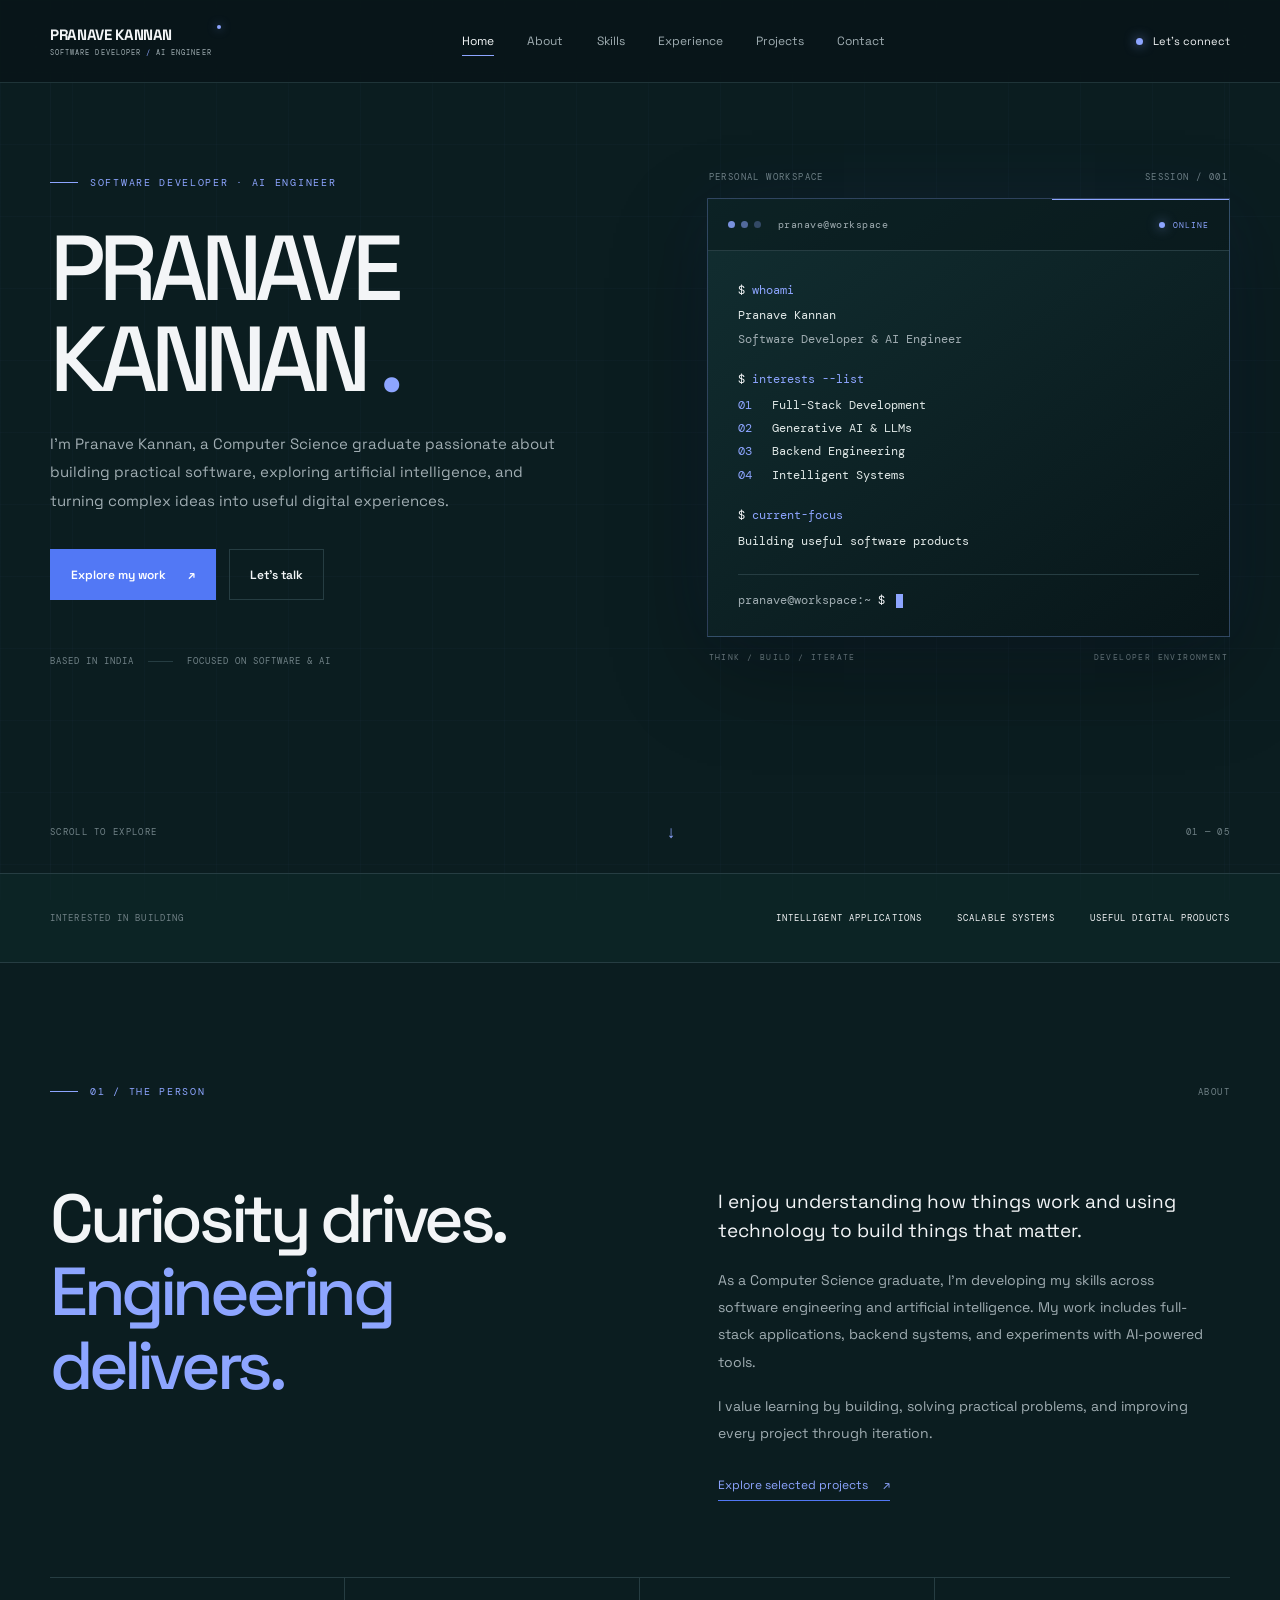
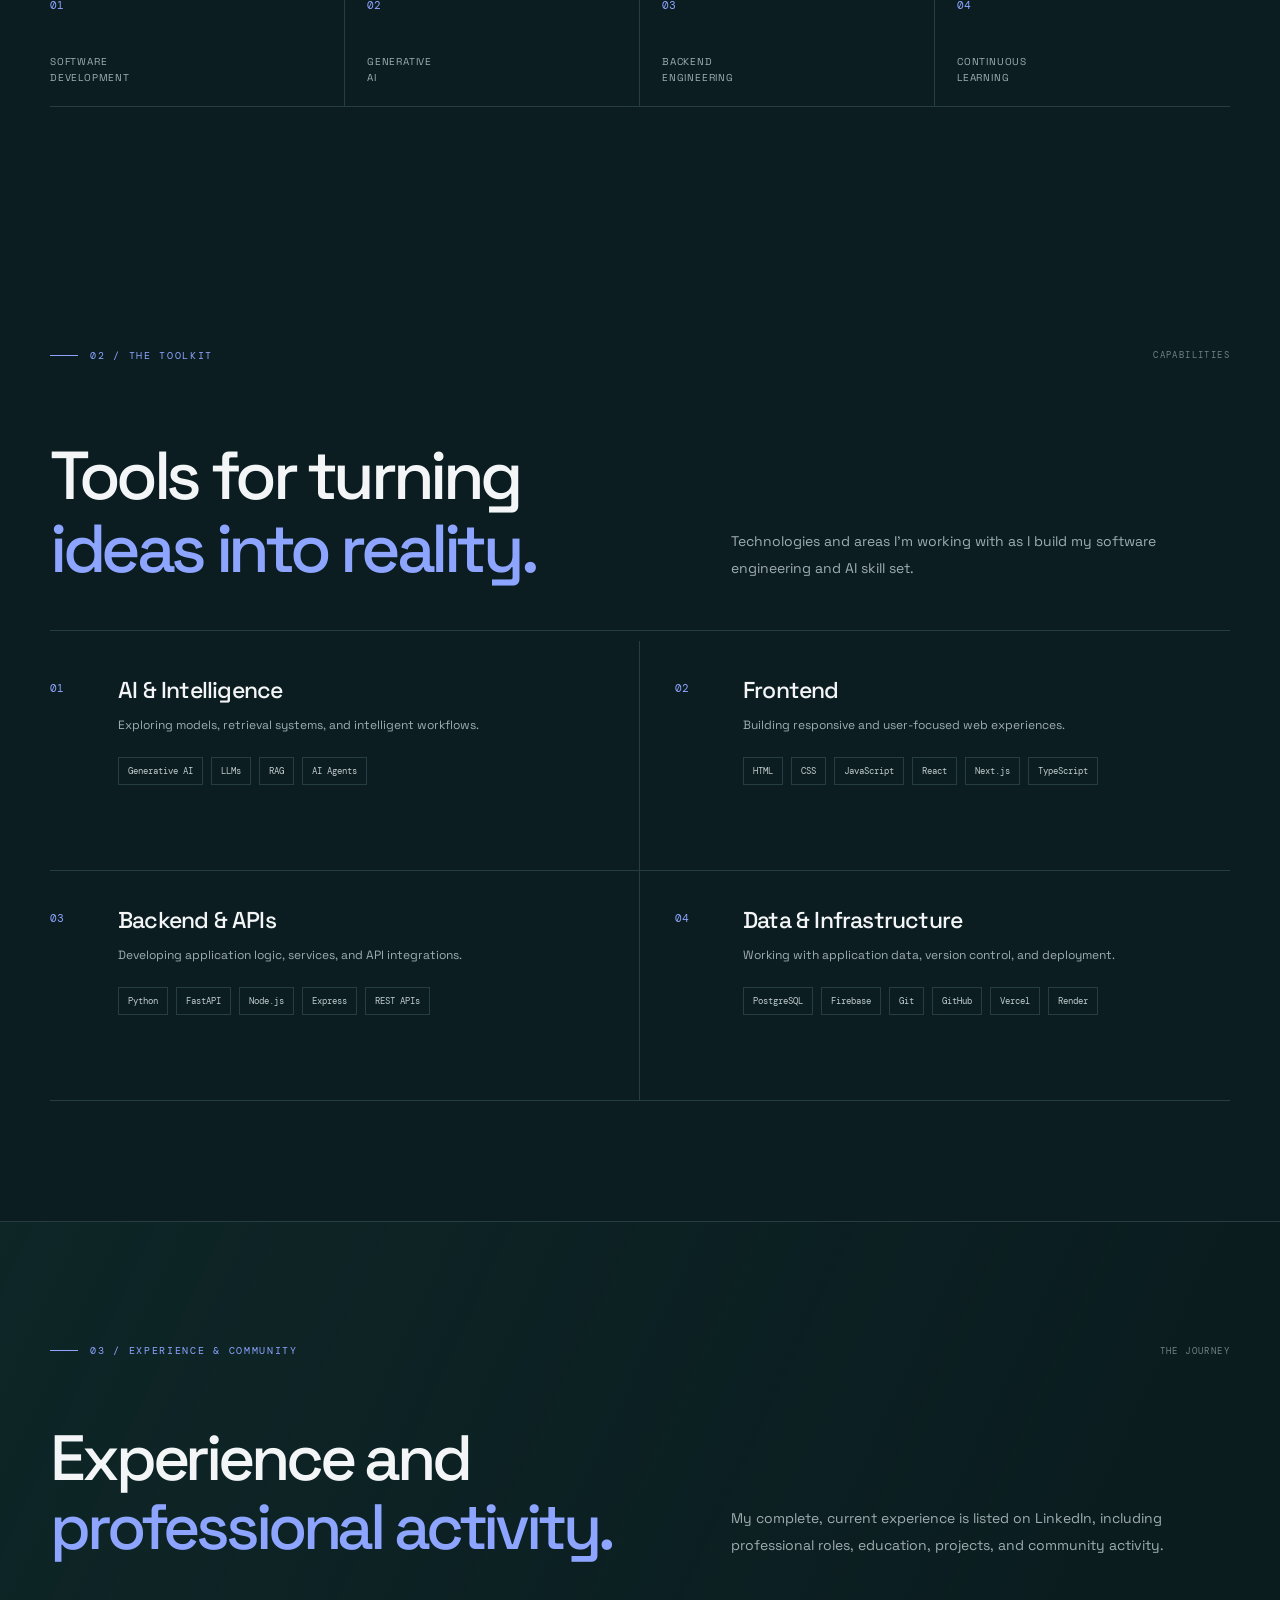
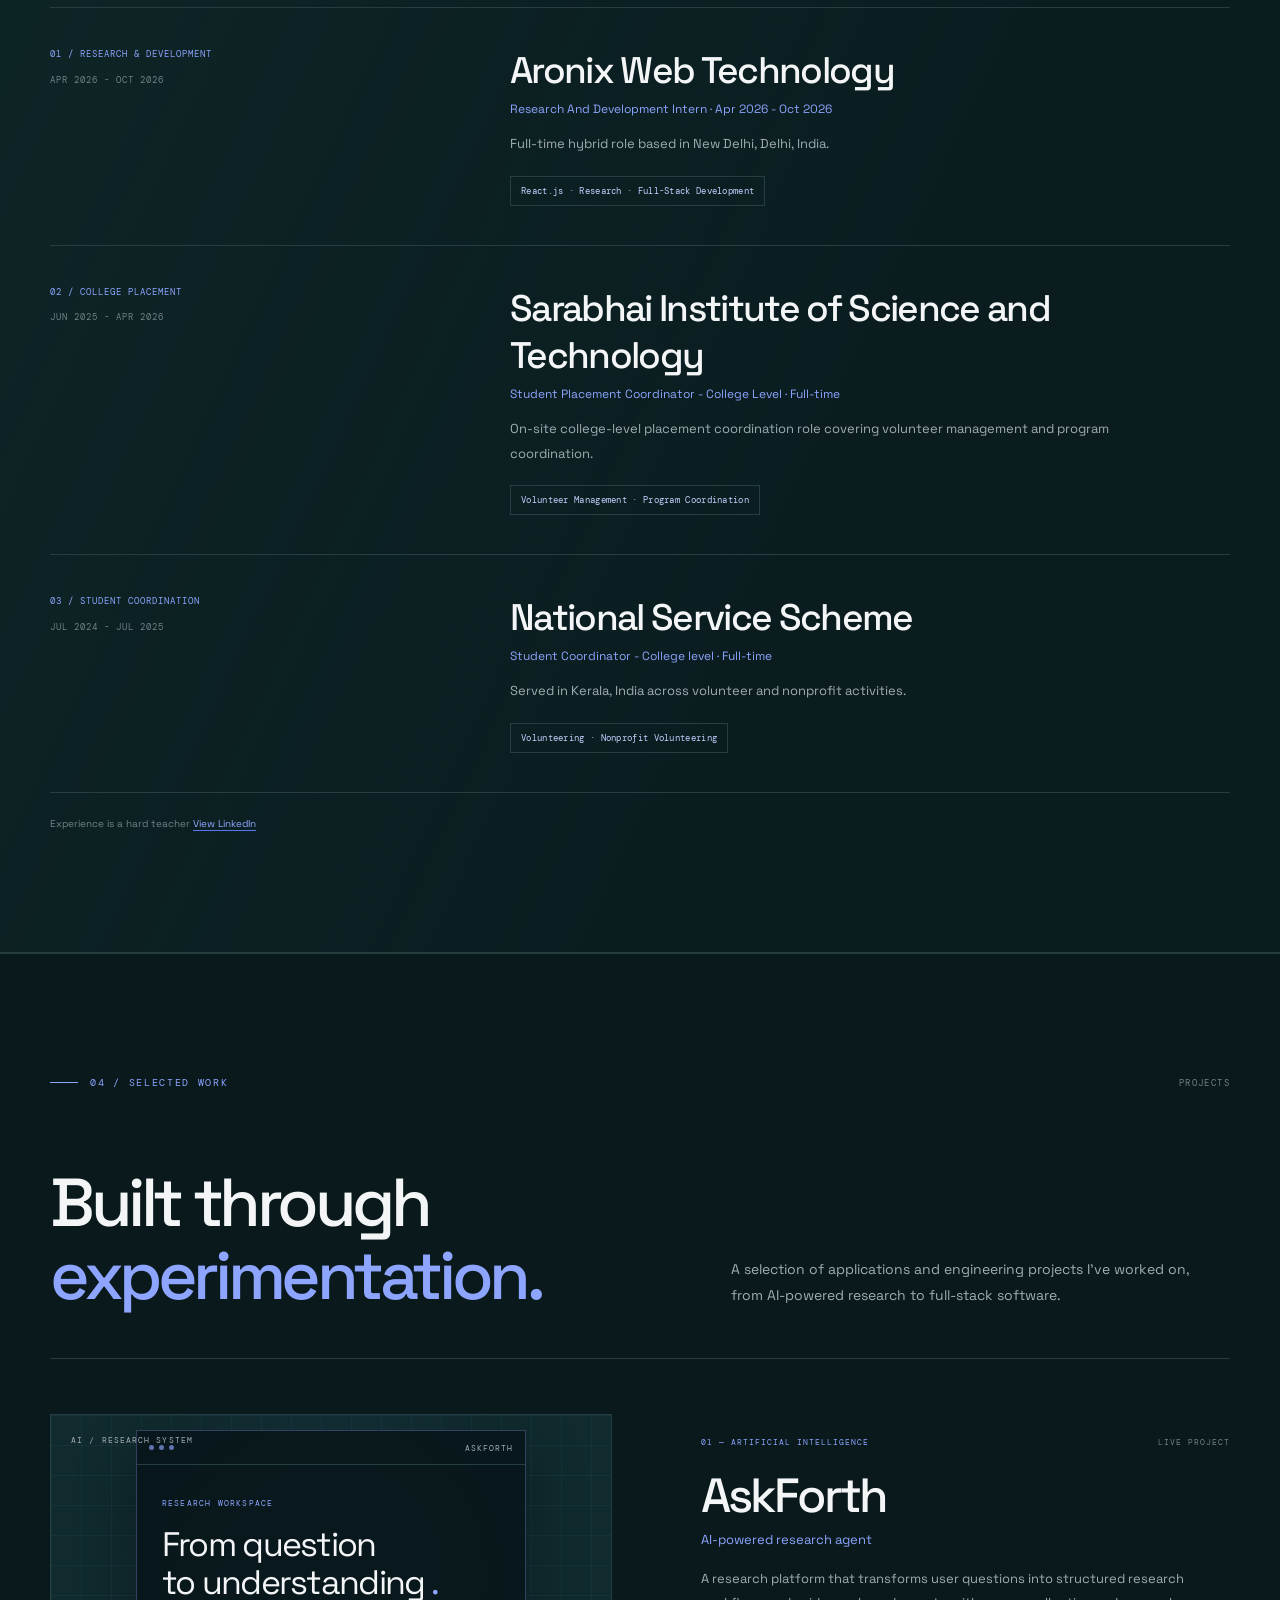
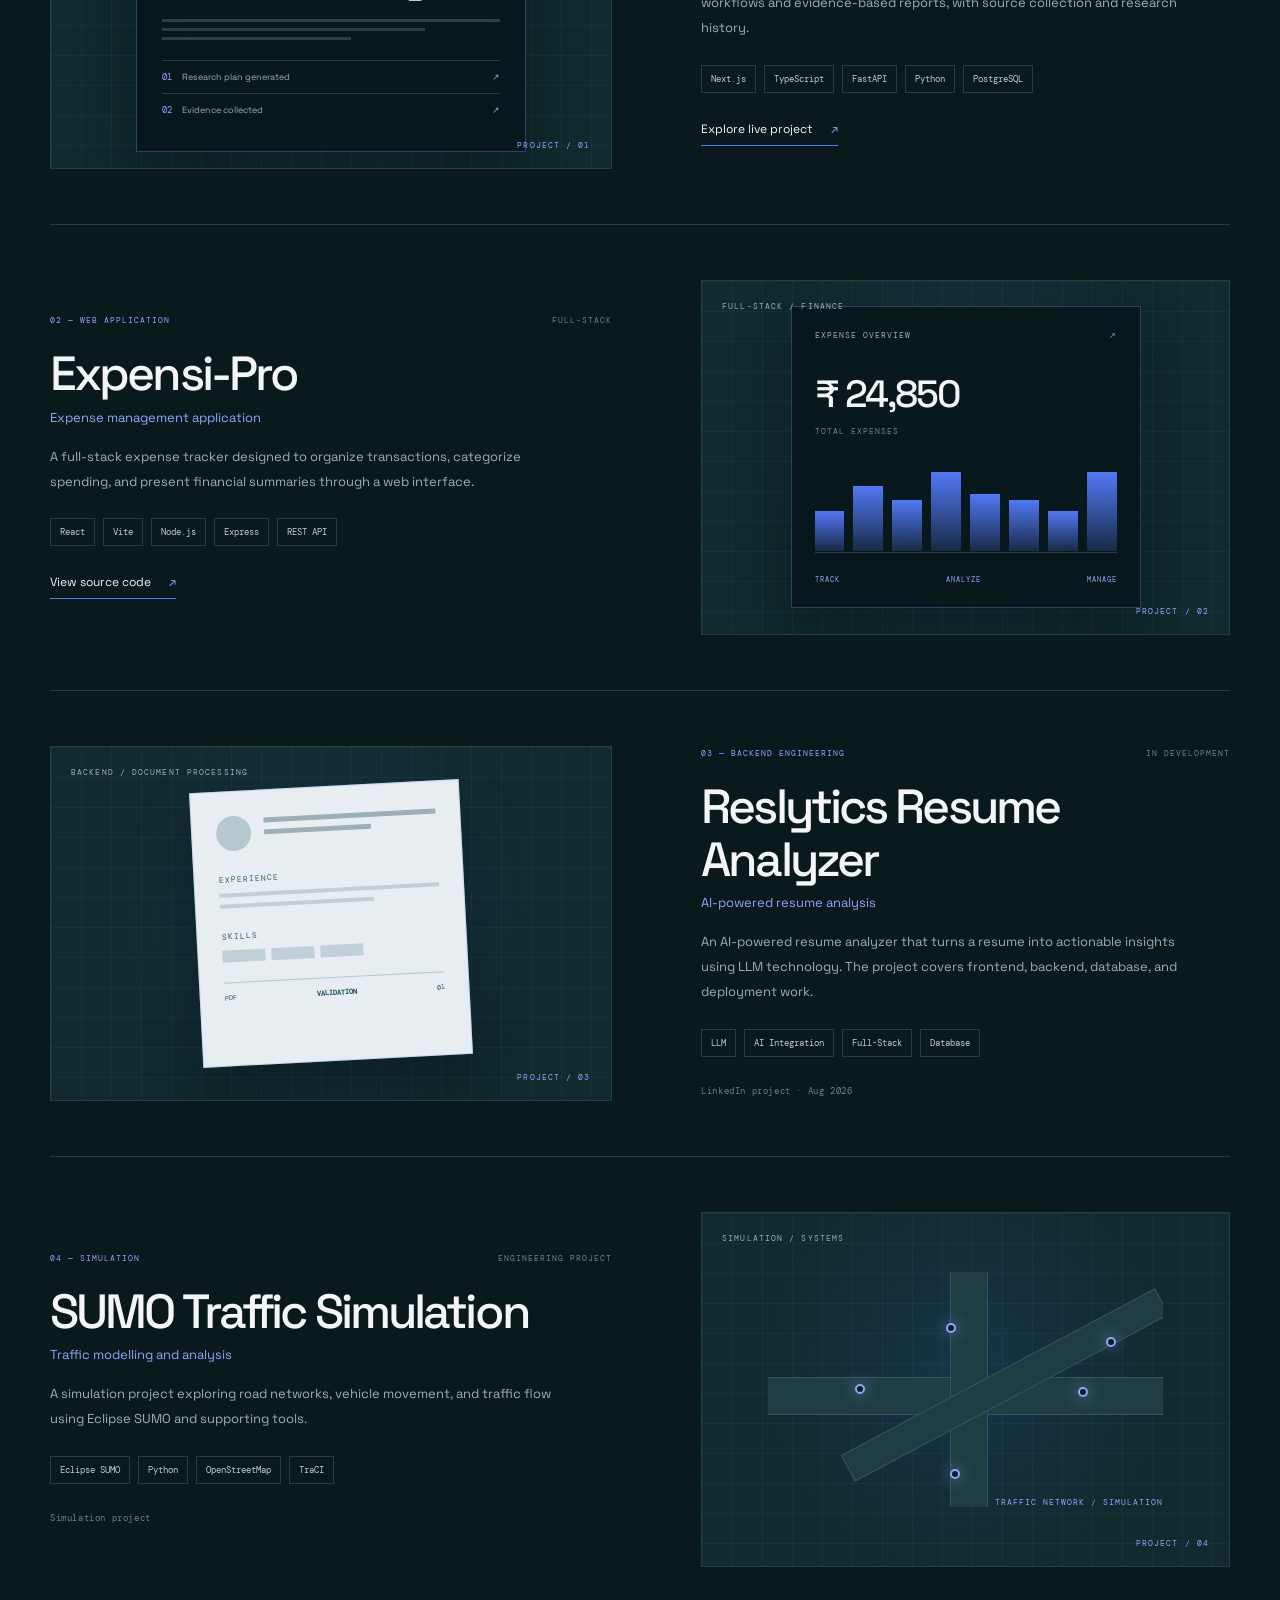
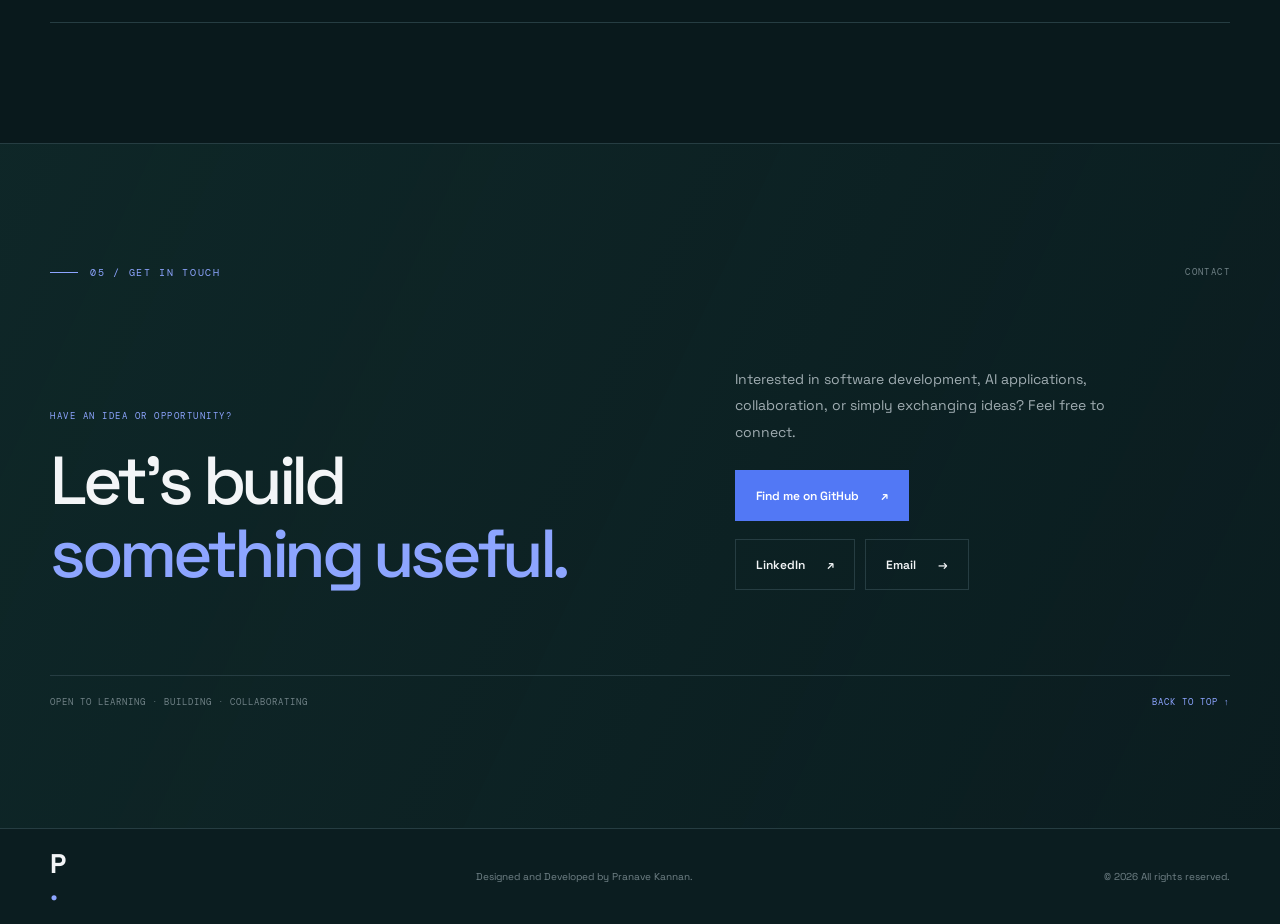
<file: index.html>
<!DOCTYPE html>
<html lang="en">
 <head>
  <meta name="google-site-verification" content="1xbEPhbhxccDoZwUSK53TGKU0IMw1jFnJJaI4aZkRl4" />
  <meta charset="utf-8"/>
   
  <meta content="width=device-width, initial-scale=1.0" name="viewport"/>
   
  <meta content="Pranave Kannan &mdash; Software Developer building practical software and AI-powered applications." name="description"/>
   
  <meta content="#0b1d20" name="theme-color"/>
   
  <title>
   Pranave Kannan | Software Developer &amp; AI Builder
  </title>
   
  <link href="https://fonts.googleapis.com" rel="preconnect"/>
   
  <link crossorigin="" href="https://fonts.gstatic.com" rel="preconnect"/>
   
   
  <link href="style.css" rel="stylesheet"/>
 </head>
 <body>
   
  <div aria-hidden="true" class="page-grid">
  </div>
   
  <header class="site-header">
      
   <nav aria-label="Main navigation" class="navbar container">
         
    <a aria-label="Pranave Kannan home" class="brand" href="#home">
     <span class="brand-name">PRANAVE KANNAN</span>
     <span class="brand-role">SOFTWARE DEVELOPER <i>/</i> AI ENGINEER</span>
     <span class="brand-period" aria-hidden="true"></span>
    </a>
         
    <div class="nav-links">
            
     <a aria-label="Home" class="nav-link active" href="#home">
      Home
     </a>
            
     <a aria-label="About" class="nav-link" href="#about">
      About
     </a>
            
     <a aria-label="Skills" class="nav-link" href="#skills">
      Skills
     </a>
            
     <a aria-label="Experience" class="nav-link" href="#experience">
      Experience
     </a>
     <a aria-label="Projects" class="nav-link" href="#projects">
      Projects
     </a>
            
     <a aria-label="Contact" class="nav-link" href="#contact">
      Contact
     </a>
          
    </div>
         
    <a class="nav-status" href="#contact">
            
     <span class="status-dot">
     </span>
             Let's connect     
    </a>
       
   </nav>
    
  </header>
   
  <main>
      
   <section class="hero section-space" id="home">
         
    <div class="container hero-layout">
            
     <div class="hero-content">
               
      <p class="eyebrow">
       <span class="eyebrow-line">
       </span>
       SOFTWARE DEVELOPER &middot; AI ENGINEER
      </p>
               
      <h1>
      PRANAVE KANNAN
       <span class="title-period">
        .
       </span>
                
      </h1>
               
      <p class="hero-description">
                   I'm Pranave Kannan, a Computer Science graduate passionate about building practical software, exploring artificial intelligence, and turning complex ideas into useful digital experiences.         
      </p>
               
      <div class="hero-actions">
                  
       <a class="button button-primary" href="#projects">
                      Explore my work             
        <span aria-hidden="true">
         &nearrow;
        </span>
                   
       </a>
                  
       <a class="button button-secondary" href="#contact">
        Let's talk
       </a>
                
      </div>
               
      <div class="hero-meta">
                  
       <span>
        BASED IN INDIA
       </span>
                  
       <span class="meta-divider">
       </span>
                  
       <span>
        FOCUSED ON SOFTWARE &amp; AI
       </span>
                
      </div>
             
     </div>
            
     <div class="hero-visual terminal-visual">
      <div class="terminal-topline">
       <span>
        PERSONAL WORKSPACE
       </span>
       <span>
        SESSION / 001
       </span>
      </div>
      <div aria-label="Developer workspace terminal" class="terminal-window">
       <div class="terminal-bar">
        <div class="terminal-controls">
         <i>
         </i>
         <i>
         </i>
         <i>
         </i>
        </div>
        <span class="terminal-title">
         pranave@workspace
        </span>
        <span class="terminal-live">
         <i>
         </i>
         ONLINE
        </span>
       </div>
       <div class="terminal-body">
        <p class="terminal-command">
         <span>
          $
         </span>
         whoami
        </p>
        <p class="terminal-output">
         Pranave Kannan
        </p>
        <p class="terminal-muted">
         Software Developer &amp; AI Engineer
        </p>
        <p class="terminal-command">
         <span>
          $
         </span>
         interests --list
        </p>
        <p class="terminal-output">
         <b>
          01
         </b>
         Full-Stack Development
        </p>
        <p class="terminal-output">
         <b>
          02
         </b>
         Generative AI &amp; LLMs
        </p>
        <p class="terminal-output">
         <b>
          03
         </b>
         Backend Engineering
        </p>
        <p class="terminal-output">
         <b>
          04
         </b>
         Intelligent Systems
        </p>
        <p class="terminal-command">
         <span>
          $
         </span>
         current-focus
        </p>
        <p class="terminal-output">
         Building useful software products
        </p>
        <p class="terminal-prompt">
         pranave@workspace:~
         <span>
          $
         </span>
         <i>
         </i>
        </p>
       </div>
      </div>
      <div class="terminal-footline">
       <span>
        THINK / BUILD / ITERATE
       </span>
       <span>
        DEVELOPER ENVIRONMENT
       </span>
      </div>
     </div>
          
    </div>
         
    <div class="container hero-bottom">
            
     <span>
      SCROLL TO EXPLORE
     </span>
            
     <span class="scroll-indicator">
      &darr;
     </span>
            
     <span>
      01 &mdash; 05
     </span>
          
    </div>
       
   </section>
      
   <section class="intro-strip">
         
    <div class="container intro-strip-inner">
            
     <p>
      INTERESTED IN BUILDING
     </p>
            
     <div class="strip-items">
               
      <span>
       INTELLIGENT APPLICATIONS
      </span>
               
      <span>
       SCALABLE SYSTEMS
      </span>
               
      <span>
       USEFUL DIGITAL PRODUCTS
      </span>
             
     </div>
          
    </div>
       
   </section>
      
   <section class="about section-space" id="about">
         
    <div class="container">
            
     <div class="section-heading">
               
      <p class="eyebrow">
       <span class="eyebrow-line">
       </span>
       01 / THE PERSON
      </p>
               
      <span class="section-index">
       ABOUT
      </span>
             
     </div>
            
     <div class="about-layout">
               
      <h2>
       Curiosity drives.
       <br/>
       <span>
        Engineering delivers.
       </span>
      </h2>
               
      <div class="about-copy">
                  
       <p class="about-lead">
                      I enjoy understanding how things work and using technology to build things that matter.           
       </p>
                  
       <p>
                      As a Computer Science graduate, I'm developing my skills across software engineering and artificial intelligence. My work includes full-stack applications, backend systems, and experiments with AI-powered tools.           
       </p>
                  
       <p>
                      I value learning by building, solving practical problems, and improving every project through iteration.           
       </p>
                  
       <a class="text-link" href="#projects">
        Explore selected projects
        <span>
         &nearrow;
        </span>
       </a>
                
      </div>
             
     </div>
            
     <div class="about-facts">
               
      <div class="fact">
                  
       <span class="fact-number">
        01
       </span>
                  
       <span class="fact-label">
        SOFTWARE
        <br/>
        DEVELOPMENT
       </span>
                
      </div>
               
      <div class="fact">
                  
       <span class="fact-number">
        02
       </span>
                  
       <span class="fact-label">
        GENERATIVE
        <br/>
        AI
       </span>
                
      </div>
               
      <div class="fact">
                  
       <span class="fact-number">
        03
       </span>
                  
       <span class="fact-label">
        BACKEND
        <br/>
        ENGINEERING
       </span>
                
      </div>
               
      <div class="fact">
                  
       <span class="fact-number">
        04
       </span>
                  
       <span class="fact-label">
        CONTINUOUS
        <br/>
        LEARNING
       </span>
                
      </div>
             
     </div>
          
    </div>
       
   </section>
      
   <section class="skills section-space" id="skills">
         
    <div class="container">
            
     <div class="section-heading">
               
      <p class="eyebrow">
       <span class="eyebrow-line">
       </span>
       02 / THE TOOLKIT
      </p>
               
      <span class="section-index">
       CAPABILITIES
      </span>
             
     </div>
            
     <div class="skills-intro">
               
      <h2>
       Tools for turning
       <br/>
       <span>
        ideas into reality.
       </span>
      </h2>
               
      <p>
                   Technologies and areas I'm working with as I build my software engineering and AI skill set.         
      </p>
             
     </div>
            
     <div class="skills-grid">
               
      <article class="skill-group">
                  
       <span class="skill-number">
        01
       </span>
                  
       <div>
                     
        <h3>
         AI &amp; Intelligence
        </h3>
                     
        <p>
         Exploring models, retrieval systems, and intelligent workflows.
        </p>
                     
        <div class="skill-tags">
                        
         <span>
          Generative AI
         </span>
                        
         <span>
          LLMs
         </span>
                        
         <span>
          RAG
         </span>
                        
         <span>
          AI Agents
         </span>
                      
        </div>
                   
       </div>
                
      </article>
               
      <article class="skill-group">
                  
       <span class="skill-number">
        02
       </span>
                  
       <div>
                     
        <h3>
         Frontend
        </h3>
                     
        <p>
         Building responsive and user-focused web experiences.
        </p>
                     
        <div class="skill-tags">
                        
         <span>
          HTML
         </span>
                        
         <span>
          CSS
         </span>
                        
         <span>
          JavaScript
         </span>
                        
         <span>
          React
         </span>
                        
         <span>
          Next.js
         </span>
                        
         <span>
          TypeScript
         </span>
                      
        </div>
                   
       </div>
                
      </article>
               
      <article class="skill-group">
                  
       <span class="skill-number">
        03
       </span>
                  
       <div>
                     
        <h3>
         Backend &amp; APIs
        </h3>
                     
        <p>
         Developing application logic, services, and API integrations.
        </p>
                     
        <div class="skill-tags">
                        
         <span>
          Python
         </span>
                        
         <span>
          FastAPI
         </span>
                        
         <span>
          Node.js
         </span>
                        
         <span>
          Express
         </span>
                        
         <span>
          REST APIs
         </span>
                      
        </div>
                   
       </div>
                
      </article>
               
      <article class="skill-group">
                  
       <span class="skill-number">
        04
       </span>
                  
       <div>
                     
        <h3>
         Data &amp; Infrastructure
        </h3>
                     
        <p>
         Working with application data, version control, and deployment.
        </p>
                     
        <div class="skill-tags">
                        
         <span>
          PostgreSQL
         </span>
                        
         <span>
          Firebase
         </span>
                        
         <span>
          Git
         </span>
                        
         <span>
          GitHub
         </span>
                        
         <span>
          Vercel
         </span>
                        
         <span>
          Render
         </span>
                      
        </div>
                   
       </div>
                
      </article>
             
     </div>
          
    </div>
       
   </section>
      
   <section class="experience section-space" id="experience">
    <div class="container">
     <div class="section-heading">
      <p class="eyebrow"><span class="eyebrow-line"></span> 03 / EXPERIENCE &amp; COMMUNITY</p>
      <span class="section-index">THE JOURNEY</span>
     </div>
     <div class="experience-intro">
      <h2>Experience and<br><span>professional activity.</span></h2>
      <p>My complete, current experience is listed on LinkedIn, including professional roles, education, projects, and community activity.</p>
     </div>
     <div class="experience-list">
      <article class="experience-item">
       <div class="experience-meta"><span>01 / RESEARCH &amp; DEVELOPMENT</span><span>APR 2026 - OCT 2026</span></div>
       <div class="experience-main">
        <h3>Aronix Web Technology</h3>
        <p class="experience-role">Research And Development Intern &middot; Apr 2026 - Oct 2026</p>
        <p>Full-time hybrid role based in New Delhi, Delhi, India.</p>
        <span class="experience-tag">React.js &middot; Research &middot; Full-Stack Development</span>
       </div>
      </article>
      <article class="experience-item">
       <div class="experience-meta"><span>02 / COLLEGE PLACEMENT</span><span>JUN 2025 - APR 2026</span></div>
       <div class="experience-main">
        <h3>Sarabhai Institute of Science and Technology</h3>
        <p class="experience-role">Student Placement Coordinator - College Level &middot; Full-time</p>
        <p>On-site college-level placement coordination role covering volunteer management and program coordination.</p>
        <span class="experience-tag">Volunteer Management &middot; Program Coordination</span>
       </div>
      </article>
      <article class="experience-item">
       <div class="experience-meta"><span>03 / STUDENT COORDINATION</span><span>JUL 2024 - JUL 2025</span></div>
       <div class="experience-main">
        <h3>National Service Scheme</h3>
        <p class="experience-role">Student Coordinator - College level &middot; Full-time</p>
        <p>Served in Kerala, India across volunteer and nonprofit activities.</p>
        <span class="experience-tag">Volunteering &middot; Nonprofit Volunteering</span>
       </div>
      </article>
     </div>
    <p class="experience-note">Experience is a hard teacher
      <a href="https://www.linkedin.com/in/pranave-kannan-872183287/" target="_blank" rel="noopener noreferrer">View LinkedIn</a>
     </p>
    </div>
   </section>

   <section class="projects section-space" id="projects">
         
    <div class="container">
            
     <div class="section-heading">
               
      <p class="eyebrow">
       <span class="eyebrow-line">
       </span>
       04 / SELECTED WORK
      </p>
               
      <span class="section-index">
       PROJECTS
      </span>
             
     </div>
            
     <div class="projects-intro">
               
      <h2>
       Built through
       <br/>
       <span>
        experimentation.
       </span>
      </h2>
               
      <p>
                   A selection of applications and engineering projects I've worked on, from AI-powered research to full-stack software.         
      </p>
             
     </div>
            
     <div class="project-list">
               
      <article class="project-card project-featured">
                  
       <div class="project-art art-askforth">
                     
        <div class="art-label">
         AI / RESEARCH SYSTEM
        </div>
                     
        <div class="research-window">
                        
         <div class="window-top">
          <span>
          </span>
          <span>
          </span>
          <span>
          </span>
          <b>
           ASKFORTH
          </b>
         </div>
                        
         <div class="research-content">
                           
          <span class="research-kicker">
           RESEARCH WORKSPACE
          </span>
                           
          <div class="research-title">
           From question
           <br/>
           to understanding
           <span>
            .
           </span>
          </div>
                           
          <div class="research-lines">
           <i>
           </i>
           <i>
           </i>
           <i>
           </i>
          </div>
                           
          <div class="research-result">
           <span>
            01
           </span>
           Research plan generated
           <b>
            &nearrow;
           </b>
          </div>
                           
          <div class="research-result">
           <span>
            02
           </span>
           Evidence collected
           <b>
            &nearrow;
           </b>
          </div>
                         
         </div>
                      
        </div>
                     
        <span class="art-number">
         PROJECT / 01
        </span>
                   
       </div>
                  
       <div class="project-info">
                     
        <div class="project-topline">
         <span>
          01 &mdash; ARTIFICIAL INTELLIGENCE
         </span>
         <span>
          LIVE PROJECT
         </span>
        </div>
                     
        <h3>
         AskForth
        </h3>
                     
        <p class="project-subtitle">
         AI-powered research agent
        </p>
                     
        <p>
                         A research platform that transforms user questions into structured research workflows and evidence-based reports, with source collection and research history.             
        </p>
                     
        <div class="project-tech">
                        
         <span>
          Next.js
         </span>
         <span>
          TypeScript
         </span>
         <span>
          FastAPI
         </span>
         <span>
          Python
         </span>
         <span>
          PostgreSQL
         </span>
                      
        </div>
                     
        <a class="project-link" href="https://ask-forth-ai-research-agent.vercel.app/" rel="noopener noreferrer" target="_blank">
         Explore live project
         <span>
          &nearrow;
         </span>
        </a>
                   
       </div>
                
      </article>
               
      <article class="project-card">
                  
       <div class="project-art art-expensi">
                     
        <div class="art-label">
         FULL-STACK / FINANCE
        </div>
                     
        <div class="expense-dashboard">
                        
         <div class="dashboard-heading">
          EXPENSE OVERVIEW
          <span>
           &nearrow;
          </span>
         </div>
                        
         <div class="dashboard-total">
          ₹ 24,850
         </div>
                        
         <span class="dashboard-caption">
          TOTAL EXPENSES
         </span>
                        
         <div class="dashboard-chart">
          <i>
          </i>
          <i>
          </i>
          <i>
          </i>
          <i>
          </i>
          <i>
          </i>
          <i>
          </i>
          <i>
          </i>
          <i>
          </i>
         </div>
                        
         <div class="dashboard-footer">
          <span>
           TRACK
          </span>
          <span>
           ANALYZE
          </span>
          <span>
           MANAGE
          </span>
         </div>
                      
        </div>
                     
        <span class="art-number">
         PROJECT / 02
        </span>
                   
       </div>
                  
       <div class="project-info">
                     
        <div class="project-topline">
         <span>
          02 &mdash; WEB APPLICATION
         </span>
         <span>
          FULL-STACK
         </span>
        </div>
                     
        <h3>
         Expensi-Pro
        </h3>
                     
        <p class="project-subtitle">
         Expense management application
        </p>
                     
        <p>
                         A full-stack expense tracker designed to organize transactions, categorize spending, and present financial summaries through a web interface.             
        </p>
                     
        <div class="project-tech">
                        
         <span>
          React
         </span>
         <span>
          Vite
         </span>
         <span>
          Node.js
         </span>
         <span>
          Express
         </span>
         <span>
          REST API
         </span>
                      
        </div>
                     
        <a class="project-link" href="https://github.com/pranavekannan1/Expensi-pro" rel="noopener noreferrer" target="_blank">
         View source code
         <span>
          &nearrow;
         </span>
        </a>
                   
       </div>
                
      </article>
               
      <article class="project-card">
                  
       <div class="project-art art-resume">
                     
        <div class="art-label">
         BACKEND / DOCUMENT PROCESSING
        </div>
                     
        <div class="resume-sheet">
                        
         <div class="resume-avatar">
         </div>
                        
         <div class="resume-heading-lines">
          <i>
          </i>
          <i>
          </i>
         </div>
                        
         <div class="resume-section-title">
          EXPERIENCE
         </div>
                        
         <div class="resume-line">
         </div>
                        
         <div class="resume-line short">
         </div>
                        
         <div class="resume-section-title">
          SKILLS
         </div>
                        
         <div class="resume-pills">
          <i>
          </i>
          <i>
          </i>
          <i>
          </i>
         </div>
                        
         <div class="resume-scan">
          <span>
           PDF
          </span>
          <b>
           VALIDATION
          </b>
          <span>
           01
          </span>
         </div>
                      
        </div>
                     
        <span class="art-number">
         PROJECT / 03
        </span>
                   
       </div>
                  
       <div class="project-info">
                     
        <div class="project-topline">
         <span>
          03 &mdash; BACKEND ENGINEERING
         </span>
         <span>
          IN DEVELOPMENT
         </span>
        </div>
                     
        <h3>
         Reslytics Resume Analyzer
        </h3>
                     
        <p class="project-subtitle">
         AI-powered resume analysis
        </p>
                     
        <p>
                         An AI-powered resume analyzer that turns a resume into actionable insights using LLM technology. The project covers frontend, backend, database, and deployment work.
        </p>
                     
        <div class="project-tech">
                        
         <span>
          LLM
         </span>
         <span>
          AI Integration
         </span>
         <span>
          Full-Stack
         </span>
         <span>
          Database
         </span>
                      
        </div>
                     
        <span class="project-note">
         LinkedIn project · Aug 2026
        </span>
                   
       </div>
                
      </article>
               
      <article class="project-card">
                  
       <div class="project-art art-traffic">
                     
        <div class="art-label">
         SIMULATION / SYSTEMS
        </div>
                     
        <div class="traffic-map">
                        
         <div class="road road-horizontal">
         </div>
                        
         <div class="road road-vertical">
         </div>
                        
         <div class="road road-diagonal">
         </div>
                        
         <span class="traffic-point point-a">
         </span>
                        
         <span class="traffic-point point-b">
         </span>
                        
         <span class="traffic-point point-c">
         </span>
                        
         <span class="traffic-point point-d">
         </span>
                        
         <span class="traffic-point point-e">
         </span>
                        
         <span class="traffic-label">
          TRAFFIC NETWORK / SIMULATION
         </span>
                      
        </div>
                     
        <span class="art-number">
         PROJECT / 04
        </span>
                   
       </div>
                  
       <div class="project-info">
                     
        <div class="project-topline">
         <span>
          04 &mdash; SIMULATION
         </span>
         <span>
          ENGINEERING PROJECT
         </span>
        </div>
                     
        <h3>
         SUMO Traffic Simulation
        </h3>
                     
        <p class="project-subtitle">
         Traffic modelling and analysis
        </p>
                     
        <p>
                         A simulation project exploring road networks, vehicle movement, and traffic flow using Eclipse SUMO and supporting tools.             
        </p>
                     
        <div class="project-tech">
                        
         <span>
          Eclipse SUMO
         </span>
         <span>
          Python
         </span>
         <span>
          OpenStreetMap
         </span>
         <span>
          TraCI
         </span>
                      
        </div>
                     
        <span class="project-note">
         Simulation project
        </span>
                   
       </div>
                
      </article>
             
     </div>
          
    </div>
       
   </section>
      
   <section class="contact section-space" id="contact">
         
    <div class="container">
            
     <div class="section-heading">
               
      <p class="eyebrow">
       <span class="eyebrow-line">
       </span>
       05 / GET IN TOUCH
      </p>
               
      <span class="section-index">
       CONTACT
      </span>
             
     </div>
            
     <div class="contact-layout">
               
      <div>
                  
       <p class="contact-kicker">
        HAVE AN IDEA OR OPPORTUNITY?
       </p>
                  
       <h2>
        Let's build
        <br/>
        <span>
         something useful.
        </span>
       </h2>
                
      </div>
               
      <div class="contact-copy">
                   
       <p>
                      Interested in software development, AI applications, collaboration, or simply exchanging ideas? Feel free to connect.           
       </p>

       <a class="button button-primary contact-github" href="https://github.com/pranavekannan1" rel="noopener noreferrer" target="_blank">
        Find me on GitHub
        <span>&nearrow;</span>
       </a>
       <div class="contact-secondary-links">
         <a class="button button-secondary" href="https://www.linkedin.com/in/pranave-kannan-872183287/" rel="noopener noreferrer" target="_blank">
          LinkedIn
          <span>&nearrow;</span>
         </a>
         <a class="button button-secondary" href="mailto:pranavemahii@gmail.com">
          Email
          <span>&rarr;</span>
         </a>
       </div>
                
      </div>
             
     </div>
            
     <div class="contact-bottom">
               
      <span>
       OPEN TO LEARNING &middot; BUILDING &middot; COLLABORATING
      </span>
               
      <a href="#home">
       BACK TO TOP &uarr;
      </a>
             
     </div>
          
    </div>
       
   </section>
    
  </main>
   
  <footer class="site-footer">
      
   <div class="container footer-inner">
         
    <a class="brand" href="#home">
     P
     <span>
      .
     </span>
    </a>
         
    <p>
     Designed and Developed by Pranave Kannan.
    </p>
         
    <span>
     &copy; 2026 All rights reserved.
    </span>
       
   </div>
    
  </footer>
 </body>
</html>
</file>
<file: style.css>
@import url('https://fonts.googleapis.com/css2?family=DM+Mono:wght@400;500&family=Space+Grotesk:wght@400;500;600;700&display=swap');

:root {
    color-scheme: dark;
    --bg: #0b1d20;
    --bg-deep: #081619;
    --bg-panel: #102a2a;
    --bg-panel-soft: #122f32;
    --blue: #5278f5;
    --blue-light: #8da5ff;
    --white: #f3f5f7;
    --muted: #a0adb2;
    --muted-dark: #718287;
    --line: #263d42;
    --mono: 'DM Mono', monospace;
    --sans: 'Space Grotesk', sans-serif;
    --content: 1180px;
}

* {
    box-sizing: border-box;
}

html {
    scroll-behavior: smooth;
    scroll-padding-top: 90px;
}

body {
    margin: 0;
    background: var(--bg);
    color: var(--white);
    font-family: var(--sans);
    -webkit-font-smoothing: antialiased;
    overflow-x: hidden;
}

body::before {
    position: fixed;
    z-index: -1;
    inset: 0;
    background-image: linear-gradient(rgba(141, 165, 255, .025) 1px, transparent 1px), linear-gradient(90deg, rgba(141, 165, 255, .025) 1px, transparent 1px);
    background-size: 72px 72px;
    content: '';
    pointer-events: none;
}

::selection {
    color: var(--white);
    background: rgba(82, 120, 245, .55);
}

a {
    color: inherit;
    text-decoration: none;
}

button,
a {
    -webkit-tap-highlight-color: transparent;
}

.container {
    width: min(calc(100% - 64px), var(--content));
    margin-inline: auto;
}

.section-space {
    padding: 120px 0;
}

.page-grid {
    position: fixed;
    z-index: -1;
    inset: 0;
    width: min(calc(100% - 64px), var(--content));
    margin-inline: auto;
    border-inline: 1px solid rgba(141, 165, 255, .035);
    pointer-events: none;
}

.site-header {
    position: sticky;
    z-index: 20;
    top: 0;
    border-bottom: 1px solid rgba(38, 61, 66, .8);
    background: rgba(8, 22, 25, .9);
    backdrop-filter: blur(18px);
}

.navbar {
    min-height: 82px;
    display: flex;
    align-items: center;
    justify-content: space-between;
    gap: 30px;
}

.brand {
    flex: 0 0 auto;
    position: relative;
    display: grid;
    align-content: center;
    min-height: 48px;
    color: var(--white);
    font-size: 15px;
    font-weight: 700;
    letter-spacing: -.35px;
    line-height: 1;
}

.brand-name {
    white-space: nowrap;
}

.brand-role {
    display: block;
    margin-top: 7px;
    color: var(--muted);
    font-family: var(--mono);
    font-size: 7px;
    font-weight: 400;
    letter-spacing: 1.05px;
}

.brand-role i {
    color: var(--blue-light);
    font-style: normal;
}

.brand-period {
    position: absolute;
    right: -9px;
    top: 8px;
    width: 4px;
    height: 4px;
    border-radius: 50%;
    background: var(--blue-light);
    box-shadow: 0 0 10px rgba(130, 155, 255, .7);
}

.brand span:not(.brand-name):not(.brand-role):not(.brand-period) {
    color: var(--blue-light);
}

.nav-links {
    display: flex;
    align-items: center;
    justify-content: center;
    gap: clamp(18px, 2.6vw, 36px);
}

.nav-link {
    position: relative;
    padding: 10px 0;
    color: var(--muted);
    font-size: 12px;
    transition: color .2s ease;
}

.nav-link::after {
    position: absolute;
    right: 0;
    bottom: 3px;
    left: 0;
    height: 1px;
    background: var(--blue-light);
    content: '';
    transform: scaleX(0);
    transform-origin: left;
    transition: transform .2s ease;
}

.nav-link:hover,
.nav-link.active {
    color: var(--white);
}

.nav-link:hover::after,
.nav-link.active::after {
    transform: scaleX(1);
}

.nav-status {
    display: inline-flex;
    align-items: center;
    gap: 10px;
    color: var(--white);
    font-size: 11px;
    white-space: nowrap;
}

.status-dot,
.terminal-live i {
    width: 7px;
    height: 7px;
    border-radius: 50%;
    background: var(--blue-light);
    box-shadow: 0 0 12px rgba(141, 165, 255, .75);
}

.hero {
    min-height: min(790px, calc(100vh - 82px));
    display: flex;
    flex-direction: column;
    justify-content: center;
    padding-top: 88px;
    padding-bottom: 30px;
}

.hero-layout {
    display: grid;
    grid-template-columns: minmax(0, 1.04fr) minmax(0, .96fr);
    align-items: center;
    gap: clamp(45px, 7vw, 100px);
}

.hero-content {
    position: relative;
    z-index: 1;
}

.eyebrow {
    display: flex;
    align-items: center;
    gap: 12px;
    margin: 0;
    color: var(--blue-light);
    font-family: var(--mono);
    font-size: 10px;
    letter-spacing: 1.7px;
    line-height: 1.7;
}

.eyebrow-line {
    width: 28px;
    height: 1px;
    flex: 0 0 auto;
    background: var(--blue-light);
}

.hero h1 {
    margin: 32px 0 24px;
    font-size: clamp(60px, 7.2vw, 96px);
    font-weight: 500;
    letter-spacing: -.075em;
    line-height: .99;
}

.hero h1 > span:first-of-type,
.about-layout h2 span,
.experience-intro h2 span,
.skills-intro h2 span,
.projects-intro h2 span,
.contact h2 span {
    color: var(--blue-light);
}

.title-period {
    color: var(--blue-light);
}

.hero-description {
    max-width: 510px;
    margin: 0;
    color: var(--muted);
    font-size: 15px;
    line-height: 1.9;
}

.hero-actions {
    display: flex;
    flex-wrap: wrap;
    gap: 13px;
    margin-top: 34px;
}

.button {
    min-height: 51px;
    display: inline-flex;
    align-items: center;
    justify-content: center;
    gap: 22px;
    padding: 0 20px;
    border: 1px solid transparent;
    font-size: 12px;
    font-weight: 600;
    transition: background .2s ease, border-color .2s ease, transform .2s ease;
}

.button:hover {
    transform: translateY(-3px);
}

.button-primary {
    background: var(--blue);
    color: #fff;
}

.button-primary:hover {
    background: #6688ff;
}

.button-secondary {
    border-color: var(--line);
    color: var(--white);
}

.button-secondary:hover {
    border-color: var(--blue-light);
    background: rgba(82, 120, 245, .08);
}

.hero-meta {
    display: flex;
    align-items: center;
    gap: 14px;
    margin-top: 55px;
    color: var(--muted-dark);
    font-family: var(--mono);
    font-size: 9px;
    letter-spacing: 1px;
}

.meta-divider {
    width: 25px;
    height: 1px;
    background: var(--line);
}

.terminal-visual {
    min-width: 0;
    align-self: center;
    padding: 0 0 8px;
}

.terminal-topline,
.terminal-footline {
    display: flex;
    justify-content: space-between;
    gap: 16px;
    color: var(--muted-dark);
    font-family: var(--mono);
    font-size: 9px;
    letter-spacing: 1.4px;
}

.terminal-topline {
    padding: 0 2px 15px;
}

.terminal-window {
    position: relative;
    overflow: hidden;
    border: 1px solid rgba(141, 165, 255, .28);
    background: linear-gradient(145deg, rgba(18, 47, 50, .98), rgba(8, 22, 25, .99));
    box-shadow: 0 35px 90px rgba(0, 0, 0, .28), 0 0 70px rgba(82, 120, 245, .07);
}

.terminal-window::before {
    position: absolute;
    top: 0;
    right: 0;
    width: 34%;
    height: 1px;
    background: var(--blue-light);
    content: '';
}

.terminal-bar {
    min-height: 52px;
    display: flex;
    align-items: center;
    gap: 17px;
    padding: 0 20px;
    border-bottom: 1px solid var(--line);
    background: rgba(5, 17, 19, .42);
}

.terminal-controls {
    display: flex;
    gap: 6px;
}

.terminal-controls i {
    width: 7px;
    height: 7px;
    border-radius: 50%;
    background: var(--blue-light);
    opacity: .85;
}

.terminal-controls i:nth-child(2) {
    opacity: .55;
}

.terminal-controls i:nth-child(3) {
    opacity: .3;
}

.terminal-title {
    color: var(--muted);
    font-family: var(--mono);
    font-size: 10px;
    letter-spacing: .5px;
}

.terminal-live {
    display: inline-flex;
    align-items: center;
    gap: 8px;
    margin-left: auto;
    color: var(--blue-light);
    font-family: var(--mono);
    font-size: 8px;
    letter-spacing: 1px;
}

.terminal-live i {
    width: 6px;
    height: 6px;
}

.terminal-body {
    padding: 29px 30px 26px;
    font-family: var(--mono);
    font-size: 12px;
    line-height: 1.7;
}

.terminal-command {
    margin: 0 0 5px;
    color: var(--blue-light);
}

.terminal-command span,
.terminal-prompt span {
    color: var(--white);
}

.terminal-output {
    margin: 0 0 3px;
    color: #e0e8e7;
}

.terminal-output b {
    display: inline-block;
    width: 27px;
    color: var(--blue-light);
    font-weight: 400;
}

.terminal-muted {
    margin: 0 0 20px;
    color: var(--muted);
}

.terminal-command:not(:first-child) {
    margin-top: 20px;
}

.terminal-prompt {
    margin: 23px 0 0;
    padding-top: 15px;
    border-top: 1px solid var(--line);
    color: var(--muted);
}

.terminal-prompt i {
    width: 7px;
    height: 14px;
    display: inline-block;
    margin-left: 4px;
    vertical-align: middle;
    background: var(--blue-light);
    animation: terminalBlink 1s steps(2, start) infinite;
}

.terminal-footline {
    padding: 15px 2px 0;
    font-size: 8px;
}

@keyframes terminalBlink {
    to { visibility: hidden; }
}

.hero-bottom {
    display: flex;
    align-items: center;
    justify-content: space-between;
    margin-top: auto;
    padding-top: 65px;
    color: var(--muted-dark);
    font-family: var(--mono);
    font-size: 9px;
    letter-spacing: 1.3px;
}

.scroll-indicator {
    color: var(--blue-light);
    font-size: 17px;
}

.intro-strip {
    border-top: 1px solid var(--line);
    border-bottom: 1px solid var(--line);
    background: rgba(16, 42, 42, .55);
}

.intro-strip-inner {
    min-height: 88px;
    display: flex;
    align-items: center;
    justify-content: space-between;
    gap: 30px;
}

.intro-strip-inner > p,
.strip-items span {
    margin: 0;
    color: var(--muted-dark);
    font-family: var(--mono);
    font-size: 9px;
    letter-spacing: 1.1px;
}

.strip-items {
    display: flex;
    flex-wrap: wrap;
    gap: 18px 35px;
}

.strip-items span {
    color: var(--white);
}

.section-heading {
    display: flex;
    align-items: center;
    justify-content: space-between;
    gap: 20px;
}

.section-index {
    color: var(--muted-dark);
    font-family: var(--mono);
    font-size: 9px;
    letter-spacing: 1.4px;
}

.about-layout {
    display: grid;
    grid-template-columns: 1.05fr .95fr;
    gap: clamp(45px, 8vw, 115px);
    align-items: start;
    padding: 82px 0 76px;
}

.about-layout h2,
.skills-intro h2,
.projects-intro h2,
.experience-intro h2,
.contact h2 {
    margin: 0;
    font-size: clamp(43px, 5.3vw, 70px);
    font-weight: 500;
    letter-spacing: -.065em;
    line-height: 1.08;
}

.about-copy {
    max-width: 490px;
    padding-top: 5px;
}

.about-copy p {
    margin: 0 0 17px;
    color: var(--muted);
    font-size: 14px;
    line-height: 1.95;
}

.about-copy .about-lead {
    margin-bottom: 21px;
    color: var(--white);
    font-size: 19px;
    line-height: 1.55;
}

.text-link {
    display: inline-flex;
    align-items: center;
    gap: 15px;
    margin-top: 12px;
    padding-bottom: 7px;
    border-bottom: 1px solid var(--blue);
    color: var(--blue-light);
    font-size: 12px;
}

.about-facts {
    display: grid;
    grid-template-columns: repeat(4, 1fr);
    border-top: 1px solid var(--line);
    border-bottom: 1px solid var(--line);
}

.fact {
    min-height: 128px;
    display: flex;
    flex-direction: column;
    justify-content: space-between;
    gap: 22px;
    padding: 20px 22px;
    border-right: 1px solid var(--line);
}

.fact:first-child {
    padding-left: 0;
}

.fact:last-child {
    border-right: 0;
}

.fact-number {
    color: var(--blue-light);
    font-family: var(--mono);
    font-size: 11px;
}

.fact-label {
    color: var(--muted);
    font-size: 10px;
    letter-spacing: .8px;
    line-height: 1.6;
}

.experience {
    border-top: 1px solid var(--line);
    border-bottom: 1px solid var(--line);
    background: linear-gradient(115deg, rgba(16, 42, 42, .7), rgba(11, 29, 32, .35) 65%);
}

.experience-intro,
.skills-intro,
.projects-intro {
    display: grid;
    grid-template-columns: 1.1fr .9fr;
    gap: 70px;
    align-items: end;
    padding: 65px 0 45px;
    border-bottom: 1px solid var(--line);
}

.experience-intro h2 {
    font-size: clamp(39px, 5vw, 64px);
}

.experience-intro > p,
.skills-intro > p,
.projects-intro > p {
    max-width: 470px;
    margin: 0 0 4px;
    color: var(--muted);
    font-size: 14px;
    line-height: 1.9;
}

.experience-item {
    display: grid;
    grid-template-columns: .72fr 1.28fr;
    gap: 55px;
    padding: 39px 0;
    border-bottom: 1px solid var(--line);
}

.experience-meta {
    display: flex;
    flex-direction: column;
    gap: 10px;
    color: var(--blue-light);
    font-family: var(--mono);
    font-size: 9px;
    letter-spacing: 1px;
    line-height: 1.7;
}

.experience-meta span + span {
    color: var(--muted-dark);
}

.experience-main h3 {
    margin: 0;
    font-size: clamp(26px, 3vw, 37px);
    font-weight: 500;
    letter-spacing: -.045em;
}

.experience-role {
    margin: 7px 0 15px;
    color: var(--blue-light);
    font-size: 12px;
}

.experience-main > p:not(.experience-role) {
    max-width: 680px;
    margin: 0;
    color: var(--muted);
    font-size: 13px;
    line-height: 1.9;
}

.experience-tag {
    display: inline-block;
    margin-top: 19px;
    padding: 8px 10px;
    border: 1px solid var(--line);
    color: #c3d0ff;
    font-family: var(--mono);
    font-size: 9px;
    letter-spacing: .3px;
}

.experience-link {
    display: inline-flex;
    align-items: center;
    gap: 16px;
    margin-top: 20px;
    padding-bottom: 7px;
    border-bottom: 1px solid var(--blue);
    color: var(--white);
    font-size: 12px;
}

.experience-link span {
    color: var(--blue-light);
    font-size: 16px;
}

.experience-note {
    margin: 22px 0 0;
    color: var(--muted-dark);
    font-size: 10px;
    line-height: 1.7;
}

.experience-note a {
    color: var(--blue-light);
    border-bottom: 1px solid var(--blue);
}

.skills-intro {
    padding-top: 75px;
}

.skills-grid {
    display: grid;
    grid-template-columns: repeat(2, minmax(0, 1fr));
    margin-top: 10px;
}

.skill-group {
    min-height: 230px;
    display: grid;
    grid-template-columns: 48px 1fr;
    gap: 20px;
    padding: 34px 34px 34px 0;
    border-bottom: 1px solid var(--line);
}

.skill-group:nth-child(odd) {
    border-right: 1px solid var(--line);
}

.skill-group:nth-child(even) {
    padding-left: 35px;
}

.skill-number {
    padding-top: 6px;
    color: var(--blue-light);
    font-family: var(--mono);
    font-size: 11px;
}

.skill-group h3 {
    margin: 0 0 10px;
    font-size: 23px;
    font-weight: 500;
    letter-spacing: -.8px;
}

.skill-group p {
    max-width: 390px;
    margin: 0 0 20px;
    color: var(--muted);
    font-size: 12px;
    line-height: 1.8;
}

.skill-tags,
.project-tech {
    display: flex;
    flex-wrap: wrap;
    gap: 8px;
}

.skill-tags span,
.project-tech span {
    padding: 7px 9px;
    border: 1px solid var(--line);
    color: #c2cdd0;
    font-family: var(--mono);
    font-size: 9px;
}

.projects {
    border-top: 1px solid var(--line);
    background: rgba(8, 22, 25, .35);
}

.projects-intro {
    padding-top: 75px;
}

.project-card {
    display: grid;
    grid-template-columns: minmax(0, 1.03fr) minmax(0, .97fr);
    align-items: center;
    gap: clamp(40px, 7vw, 90px);
    padding: 55px 0;
    border-bottom: 1px solid var(--line);
}

.project-card:nth-child(even) .project-art {
    order: 2;
}

.project-card:nth-child(even) .project-info {
    order: 1;
}

.project-art {
    position: relative;
    min-height: 355px;
    display: grid;
    place-items: center;
    overflow: hidden;
    border: 1px solid var(--line);
    background-color: #102a2d;
    background-image: linear-gradient(rgba(141, 165, 255, .055) 1px, transparent 1px), linear-gradient(90deg, rgba(141, 165, 255, .055) 1px, transparent 1px);
    background-size: 30px 30px;
}

.project-art::after {
    position: absolute;
    inset: 0;
    background: radial-gradient(circle at 50% 45%, rgba(82, 120, 245, .13), transparent 65%);
    content: '';
    pointer-events: none;
}

.art-label,
.art-number {
    position: absolute;
    z-index: 2;
    color: var(--muted);
    font-family: var(--mono);
    font-size: 8px;
    letter-spacing: 1.1px;
}

.art-label {
    top: 20px;
    left: 20px;
}

.art-number {
    right: 20px;
    bottom: 18px;
    color: var(--blue-light);
}

.research-window,
.expense-dashboard,
.resume-sheet {
    position: relative;
    z-index: 1;
    width: min(78%, 390px);
    border: 1px solid rgba(141, 165, 255, .3);
    background: rgba(8, 22, 25, .92);
    box-shadow: 0 25px 55px rgba(0, 0, 0, .3);
}

.window-top {
    height: 34px;
    display: flex;
    align-items: center;
    gap: 5px;
    padding: 0 12px;
    border-bottom: 1px solid var(--line);
}

.window-top > span {
    width: 5px;
    height: 5px;
    border-radius: 50%;
    background: var(--blue-light);
    opacity: .65;
}

.window-top b {
    margin-left: auto;
    color: var(--muted);
    font-family: var(--mono);
    font-size: 8px;
    font-weight: 400;
    letter-spacing: 1px;
}

.research-content {
    padding: 25px;
}

.research-kicker {
    color: var(--blue-light);
    font-family: var(--mono);
    font-size: 8px;
    letter-spacing: 1.2px;
}

.research-title {
    margin: 15px 0 18px;
    font-size: clamp(24px, 3vw, 34px);
    letter-spacing: -1.7px;
    line-height: 1.1;
}

.research-title span {
    color: var(--blue-light);
}

.research-lines {
    display: grid;
    gap: 6px;
    margin-bottom: 20px;
}

.research-lines i {
    width: 100%;
    height: 3px;
    background: #294044;
}

.research-lines i:nth-child(2) {
    width: 78%;
}

.research-lines i:nth-child(3) {
    width: 56%;
}

.research-result {
    display: flex;
    align-items: center;
    gap: 10px;
    padding: 10px 0;
    border-top: 1px solid var(--line);
    color: var(--muted);
    font-size: 9px;
}

.research-result span,
.research-result b {
    color: var(--blue-light);
    font-family: var(--mono);
    font-weight: 400;
}

.research-result b {
    margin-left: auto;
}

.expense-dashboard {
    width: min(76%, 350px);
    padding: 23px;
}

.dashboard-heading,
.dashboard-footer {
    display: flex;
    align-items: center;
    justify-content: space-between;
    color: var(--muted);
    font-family: var(--mono);
    font-size: 8px;
    letter-spacing: 1px;
}

.dashboard-heading span {
    color: var(--blue-light);
}

.dashboard-total {
    margin-top: 30px;
    font-size: 38px;
    font-weight: 500;
    letter-spacing: -2px;
}

.dashboard-caption {
    color: var(--muted-dark);
    font-family: var(--mono);
    font-size: 8px;
    letter-spacing: 1px;
}

.dashboard-chart {
    height: 92px;
    display: flex;
    align-items: end;
    gap: 9px;
    margin: 22px 0;
    padding-bottom: 1px;
    border-bottom: 1px solid var(--line);
}

.dashboard-chart i {
    flex: 1;
    height: 45%;
    background: linear-gradient(0deg, rgba(82, 120, 245, .2), var(--blue));
}

.dashboard-chart i:nth-child(2n) { height: 72%; }
.dashboard-chart i:nth-child(3n) { height: 57%; }
.dashboard-chart i:nth-child(4n) { height: 88%; }
.dashboard-chart i:nth-child(5n) { height: 64%; }

.dashboard-footer {
    color: var(--blue-light);
    font-size: 7px;
}

.resume-sheet {
    width: min(63%, 270px);
    min-height: 275px;
    padding: 24px;
    background: #e7edf0;
    color: #173035;
    transform: rotate(-3deg);
}

.resume-avatar {
    width: 35px;
    height: 35px;
    border-radius: 50%;
    background: #b6c7ce;
}

.resume-heading-lines {
    position: absolute;
    top: 27px;
    left: 72px;
    right: 24px;
    display: grid;
    gap: 7px;
}

.resume-heading-lines i,
.resume-line {
    height: 5px;
    background: #9bafb7;
}

.resume-heading-lines i:last-child { width: 62%; }
.resume-section-title { margin: 23px 0 9px; color: #315a68; font: 8px var(--mono); letter-spacing: 1px; }
.resume-line { width: 100%; height: 4px; margin: 7px 0; background: #c2d0d5; }
.resume-line.short { width: 70%; }
.resume-pills { display: flex; gap: 6px; }
.resume-pills i { width: 43px; height: 12px; background: #c0d0d8; }
.resume-scan { display: flex; justify-content: space-between; margin-top: 20px; padding-top: 10px; border-top: 1px solid #b6c7ce; color: #315a68; font: 7px var(--mono); }

.traffic-map {
    position: relative;
    z-index: 1;
    width: 75%;
    height: 235px;
    overflow: hidden;
}

.road {
    position: absolute;
    background: #203d43;
    border: 1px solid rgba(141, 165, 255, .2);
}

.road-horizontal { top: 45%; left: -10%; width: 120%; height: 38px; }
.road-vertical { top: -20%; left: 46%; width: 38px; height: 140%; }
.road-diagonal { top: 42%; left: 15%; width: 90%; height: 30px; transform: rotate(-28deg); }

.traffic-point {
    position: absolute;
    z-index: 2;
    width: 10px;
    height: 10px;
    border: 2px solid var(--blue-light);
    border-radius: 50%;
    background: var(--bg);
    box-shadow: 0 0 15px rgba(141, 165, 255, .7);
}

.point-a { top: 22%; left: 45%; }
.point-b { top: 48%; left: 22%; }
.point-c { top: 49%; right: 19%; }
.point-d { bottom: 12%; left: 46%; }
.point-e { top: 28%; right: 12%; }

.traffic-label {
    position: absolute;
    right: 0;
    bottom: 0;
    color: var(--blue-light);
    font: 8px var(--mono);
    letter-spacing: 1px;
}

.project-info {
    min-width: 0;
}

.project-topline {
    display: flex;
    justify-content: space-between;
    gap: 15px;
    margin-bottom: 23px;
    color: var(--blue-light);
    font-family: var(--mono);
    font-size: 8px;
    letter-spacing: 1px;
}

.project-topline span:last-child {
    color: var(--muted-dark);
    text-align: right;
}

.project-info h3 {
    margin: 0;
    font-size: clamp(34px, 4vw, 48px);
    font-weight: 500;
    letter-spacing: -.06em;
    line-height: 1.1;
}

.project-subtitle {
    margin: 8px 0 19px;
    color: var(--blue-light);
    font-size: 13px;
}

.project-info > p:not(.project-subtitle) {
    max-width: 510px;
    margin: 0 0 22px;
    color: var(--muted);
    font-size: 13px;
    line-height: 1.9;
}

.project-tech {
    margin-top: 24px;
}

.project-link {
    display: inline-flex;
    align-items: center;
    gap: 18px;
    margin-top: 28px;
    padding-bottom: 8px;
    border-bottom: 1px solid var(--blue);
    color: var(--white);
    font-size: 12px;
}

.project-link span {
    color: var(--blue-light);
}

.project-note {
    display: inline-block;
    margin-top: 28px;
    color: var(--muted-dark);
    font-family: var(--mono);
    font-size: 9px;
    letter-spacing: .6px;
}

.contact {
    border-top: 1px solid var(--line);
    background: linear-gradient(115deg, rgba(16, 42, 42, .78), rgba(11, 29, 32, .6));
}

.contact-layout {
    display: grid;
    grid-template-columns: 1.1fr .9fr;
    gap: 80px;
    align-items: end;
    padding: 85px 0;
}

.contact-kicker {
    margin: 0 0 22px;
    color: var(--blue-light);
    font-family: var(--mono);
    font-size: 9px;
    letter-spacing: 1.5px;
}

.contact-copy p {
    max-width: 390px;
    margin: 0 0 25px;
    color: var(--muted);
    font-size: 14px;
    line-height: 1.9;
}

.contact-github {
    margin: 0;
}

.contact-secondary-links {
    display: flex;
    align-items: center;
    flex-wrap: wrap;
    gap: 10px;
    margin-top: 18px;
}

.contact-secondary-links .button {
    min-height: 51px;
    margin: 0;
}

.contact-bottom {
    display: flex;
    justify-content: space-between;
    gap: 20px;
    padding-top: 20px;
    border-top: 1px solid var(--line);
    color: var(--muted-dark);
    font-family: var(--mono);
    font-size: 9px;
    letter-spacing: 1px;
}

.contact-bottom a {
    color: var(--blue-light);
}

.site-footer {
    border-top: 1px solid var(--line);
}

.footer-inner {
    min-height: 95px;
    display: flex;
    align-items: center;
    justify-content: space-between;
    gap: 20px;
}

.footer-inner .brand {
    font-size: 27px;
}

.footer-inner p,
.footer-inner > span {
    margin: 0;
    color: var(--muted-dark);
    font-size: 10px;
}

@media (max-width: 1050px) {
    .navbar { gap: 20px; }
    .nav-links { gap: 18px; }
    .nav-status { display: none; }
    .hero-layout { gap: 42px; }
    .hero h1 { font-size: clamp(58px, 7vw, 78px); }
    .project-card { gap: 42px; }
}

@media (max-width: 760px) {
    html { scroll-padding-top: 72px; }
    .container { width: min(calc(100% - 40px), 600px); }
    .section-space { padding: 84px 0; }
    .navbar { min-height: 72px; flex-wrap: wrap; gap: 0 18px; padding-top: 10px; padding-bottom: 10px; }
    .brand { font-size: 29px; }
    .nav-links { flex: 1 1 auto; justify-content: flex-end; gap: 15px; }
    .nav-link { font-size: 11px; }
    .hero { min-height: auto; padding-top: 78px; padding-bottom: 28px; }
    .hero-layout { grid-template-columns: 1fr; gap: 54px; }
    .hero h1 { margin-top: 27px; font-size: clamp(59px, 11vw, 82px); }
    .hero-description { max-width: 570px; }
    .hero-meta { margin-top: 38px; }
    .terminal-visual { width: 100%; }
    .hero-bottom { margin-top: 48px; padding-top: 0; }
    .intro-strip-inner { align-items: flex-start; flex-direction: column; justify-content: center; gap: 15px; padding-top: 22px; padding-bottom: 22px; }
    .strip-items { gap: 12px 20px; }
    .about-layout { grid-template-columns: 1fr; gap: 32px; padding: 55px 0 45px; }
    .about-layout h2,
    .skills-intro h2,
    .projects-intro h2,
    .contact h2 { font-size: clamp(42px, 8vw, 58px); }
    .about-facts { grid-template-columns: repeat(2, 1fr); }
    .fact { min-height: 108px; padding: 16px; border-bottom: 1px solid var(--line); }
    .fact:first-child { padding-left: 16px; }
    .fact:nth-child(2) { border-right: 0; }
    .fact:nth-child(3), .fact:nth-child(4) { border-bottom: 0; }
    .experience-intro,
    .skills-intro,
    .projects-intro { grid-template-columns: 1fr; gap: 22px; padding: 48px 0 32px; }
    .experience-intro h2 { font-size: clamp(40px, 8vw, 54px); }
    .experience-item { grid-template-columns: 1fr; gap: 15px; padding: 29px 0; }
    .experience-meta { flex-direction: row; flex-wrap: wrap; justify-content: space-between; }
    .skills-grid { grid-template-columns: 1fr; }
    .skill-group,
    .skill-group:nth-child(even) { min-height: 0; padding: 27px 0; border-right: 0; }
    .project-card { grid-template-columns: 1fr; gap: 30px; padding: 38px 0; }
    .project-card:nth-child(even) .project-art,
    .project-card:nth-child(even) .project-info { order: initial; }
    .project-art { min-height: 320px; }
    .contact-layout { grid-template-columns: 1fr; gap: 35px; padding: 58px 0; }
}

@media (max-width: 480px) {
    .container { width: calc(100% - 36px); }
    .section-space { padding: 70px 0; }
    .navbar { align-items: flex-start; }
    .nav-links { width: 100%; flex-basis: 100%; justify-content: space-between; gap: 8px; padding-top: 7px; }
    .nav-link { font-size: 10px; }
    .hero { padding-top: 65px; }
    .eyebrow { font-size: 8px; letter-spacing: 1.1px; }
    .hero h1 { font-size: clamp(49px, 12vw, 62px); letter-spacing: -.075em; }
    .hero-description { font-size: 13px; }
    .hero-actions { gap: 9px; }
    .button { min-height: 46px; gap: 12px; padding-inline: 14px; font-size: 11px; }
    .hero-meta { flex-wrap: wrap; gap: 9px; font-size: 8px; }
    .terminal-topline,
    .terminal-footline { font-size: 7px; letter-spacing: .7px; }
    .terminal-bar { min-height: 43px; gap: 11px; padding-inline: 12px; }
    .terminal-body { padding: 19px 14px; font-size: 10px; }
    .terminal-title { font-size: 9px; }
    .terminal-live { font-size: 7px; }
    .hero-bottom { font-size: 8px; }
    .about-layout h2,
    .skills-intro h2,
    .projects-intro h2,
    .experience-intro h2,
    .contact h2 { font-size: 40px; letter-spacing: -.06em; }
    .about-copy .about-lead { font-size: 17px; }
    .about-copy p { font-size: 13px; }
    .section-index { font-size: 8px; }
    .fact { min-height: 100px; }
    .skill-group { grid-template-columns: 34px 1fr; gap: 13px; }
    .skill-group h3 { font-size: 19px; }
    .project-art { min-height: 275px; }
    .research-content { padding: 19px; }
    .project-info h3 { font-size: 34px; }
    .project-info > p:not(.project-subtitle) { font-size: 12px; }
    .project-topline { font-size: 7px; }
    .contact-bottom { flex-direction: column; font-size: 8px; }
    .footer-inner { min-height: 82px; }
    .footer-inner p,
    .footer-inner > span { font-size: 8px; }
}

@media (prefers-reduced-motion: reduce) {
    *,
    *::before,
    *::after {
        scroll-behavior: auto !important;
        animation-duration: .01ms !important;
        animation-iteration-count: 1 !important;
        transition-duration: .01ms !important;
    }
}
</file>
